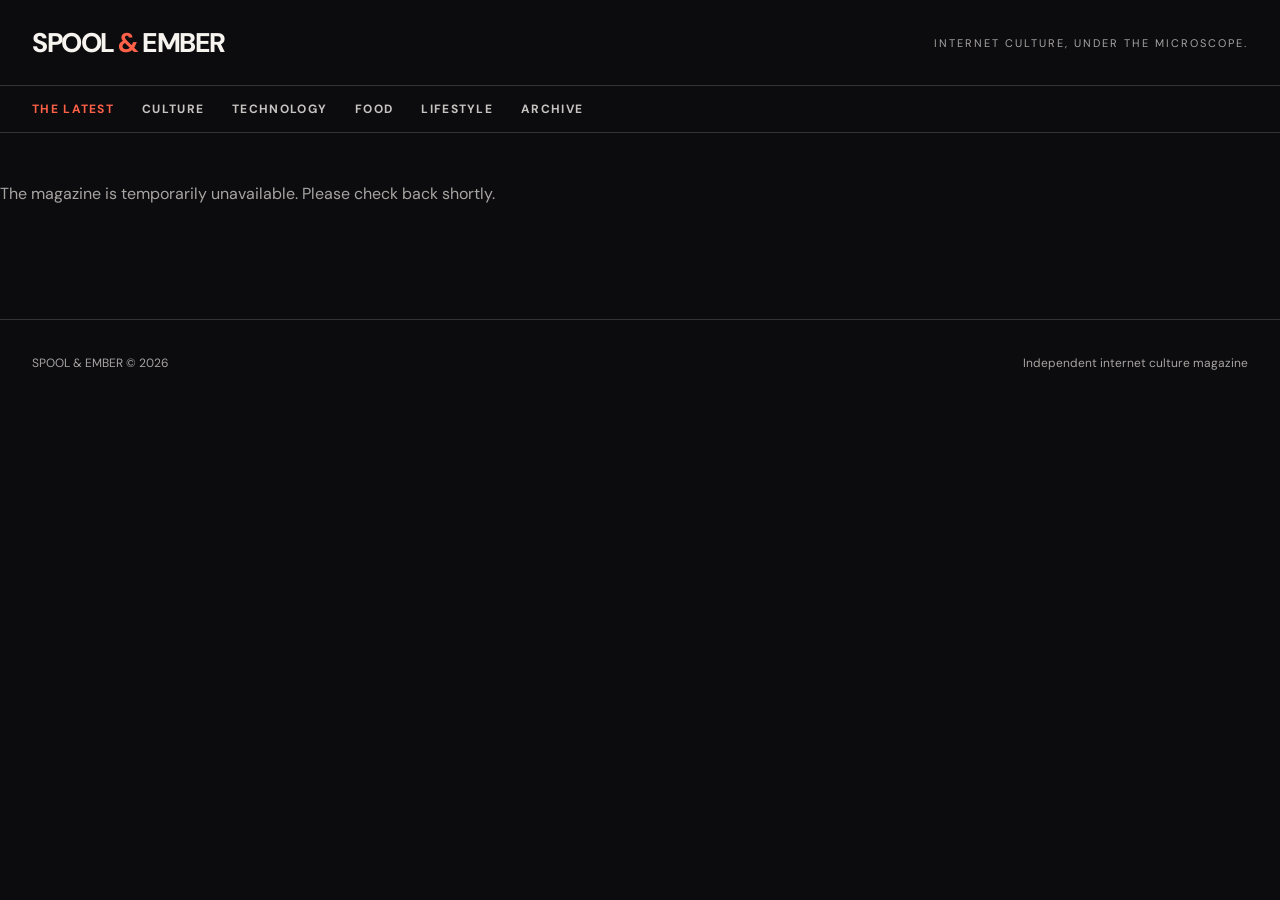
<file: index.html>
<!doctype html><html lang="en"><head><script async src="https://www.googletagmanager.com/gtag/js?id=G-G3P2VDPKQ6"></script><script>window.dataLayer=window.dataLayer||[];function gtag(){dataLayer.push(arguments)}gtag('js',new Date());gtag('config','G-G3P2VDPKQ6',{send_page_view:false});</script><meta charset="utf-8"><meta name="viewport" content="width=device-width,initial-scale=1"><meta name="theme-color" content="#0b0b0d"><title>Spool & Ember | The internet, examined.</title><meta name="description" content="Spool &amp; Ember examines internet culture, trending stories and the conversations behind viral moments."><link rel="canonical" href="https://spoolandember.com/"><meta property="og:type" content="website"><meta property="og:site_name" content="Spool &amp; Ember"><meta property="og:title" content="Spool &amp; Ember | The internet, examined."><meta property="og:description" content="Stories behind the scroll."><meta property="og:url" content="https://spoolandember.com/"><meta name="twitter:card" content="summary"><script type="application/ld+json">{"@context":"https://schema.org","@type":"WebSite","name":"Spool & Ember","url":"https://spoolandember.com/"}</script><style>
@import url('https://fonts.googleapis.com/css2?family=DM+Sans:wght@400;500;600;700;800&family=Playfair+Display:wght@500;600;700&display=swap');
:root{color-scheme:dark;--bg:#0c0c0e;--panel:#17171a;--line:#333337;--text:#f7f4f0;--muted:#a7a4a2;--fire:#ff6048}*{box-sizing:border-box}body{margin:0;background:var(--bg);color:var(--text);font-family:'DM Sans',Arial,sans-serif}a{color:inherit;text-decoration:none}button,select{font:inherit}button{cursor:pointer}.wrap{max-width:1320px;margin:auto;padding:0 32px}.mast{border-bottom:1px solid var(--line)}.mast .wrap{display:flex;align-items:center;justify-content:space-between;gap:20px;padding-top:25px;padding-bottom:25px}.logo{font-size:27px;font-weight:800;letter-spacing:-1.5px;white-space:nowrap}.logo em{color:var(--fire);font-style:normal}.strap{font-size:11px;letter-spacing:2px;color:var(--muted);text-transform:uppercase}.nav{border-bottom:1px solid var(--line)}.nav .wrap{display:flex;align-items:center;gap:28px;overflow-x:auto;padding-top:15px;padding-bottom:15px}.nav button{background:none;border:0;color:#c6c3c1;font-size:12px;font-weight:700;letter-spacing:1.3px;text-transform:uppercase;white-space:nowrap;padding:0}.nav button.active,.nav button:hover{color:var(--fire)}.eyebrow{color:var(--fire);font-weight:800;letter-spacing:2px;font-size:11px;text-transform:uppercase}.intro{padding-top:48px;padding-bottom:32px}.intro h1{font-family:'Playfair Display',Georgia,serif;font-size:clamp(42px,6vw,83px);font-weight:600;letter-spacing:-2.5px;line-height:1.08;margin:12px 0}.intro p{color:var(--muted);max-width:720px;line-height:1.7}.hero{display:grid;grid-template-columns:1.2fr 1fr;min-height:490px;background:#1c1b1d}.visual{background-size:cover;background-position:center;position:relative;min-height:260px}.visual:after{content:'';position:absolute;inset:0;background:linear-gradient(135deg,transparent 40%,#0005)}.hero-copy{padding:clamp(28px,5vw,70px);display:flex;flex-direction:column;justify-content:center}.hero h2{font-family:'Playfair Display',Georgia,serif;font-weight:600;font-size:clamp(35px,4.1vw,61px);line-height:1.12;letter-spacing:-1.3px;margin:20px 0}.summary{line-height:1.65;color:#c6c2c0}.meta{font-size:12px;color:var(--muted);margin-top:18px}.cta{margin-top:30px;display:inline-flex;align-items:center;gap:14px;font-weight:800;font-size:12px;letter-spacing:1px;text-transform:uppercase;color:var(--fire)}.section-head{display:flex;align-items:end;justify-content:space-between;gap:16px;margin:55px 0 22px;border-bottom:1px solid var(--line);padding-bottom:17px}.section-head h2{font-family:'Playfair Display',Georgia,serif;font-size:34px;margin:0}.section-head span{font-size:12px;color:var(--muted)}.stories{display:grid;grid-template-columns:repeat(3,minmax(0,1fr));gap:30px}.story{display:flex;flex-direction:column;gap:10px}.story .visual{aspect-ratio:1.42;min-height:0;transition:filter .2s}.story:hover .visual{filter:brightness(1.15)}.story h3{font-family:'Playfair Display',Georgia,serif;font-size:26px;font-weight:600;line-height:1.2;margin:5px 0}.story p{color:var(--muted);font-size:14px;line-height:1.6;margin:0}.ad{border:1px solid #3d3b3b;color:#7f7c7b;letter-spacing:2px;font-size:10px;text-align:center;padding:28px;margin:45px 0}.footer{border-top:1px solid var(--line);margin-top:65px;padding:35px 0;color:var(--muted);font-size:12px}.footer .wrap{display:flex;justify-content:space-between;gap:20px}.article{max-width:820px;margin:0 auto;padding:65px 24px}.back{color:var(--fire);font-size:12px;font-weight:800;text-transform:uppercase;letter-spacing:1px}.article h1{font-family:'Playfair Display',Georgia,serif;font-size:clamp(40px,6vw,76px);line-height:1.08;letter-spacing:-2px;font-weight:600;margin:16px 0 20px}.article .lead{font-size:20px;color:#ccc8c6;line-height:1.6}.article .visual{height:440px;margin:34px 0 8px}.credit{font-size:11px;color:var(--muted)}.article-body{font-size:17px;line-height:1.9;color:#dedad8}.article-body h2{font-family:'Playfair Display',Georgia,serif;color:white;font-size:30px}.note{border-left:3px solid var(--fire);padding:12px 20px;background:#1c1a1a;color:#c8c3c0;font-size:14px;line-height:1.6}.source{display:inline-block;color:var(--fire);font-weight:800;border-bottom:1px solid var(--fire);margin-top:15px}.empty{padding:50px 0;color:var(--muted)}@media(max-width:800px){.hero{grid-template-columns:1fr}.hero .visual{min-height:330px}.stories{grid-template-columns:repeat(2,1fr)}.strap{display:none}}@media(max-width:540px){.wrap{padding-left:19px;padding-right:19px}.stories{grid-template-columns:1fr}.intro{padding-top:32px}.hero .visual{min-height:250px}.article .visual{height:260px}.footer .wrap{flex-direction:column}}
.editorial-visual{min-height:180px;background:radial-gradient(ellipse at 20% 20%,#864034 0%,#2b1c20 45%,#111114 95%);display:flex;flex-direction:column;align-items:center;justify-content:center;padding:18px;text-align:center;gap:12px}.editorial-visual span{font-size:11px;text-transform:uppercase;letter-spacing:3px;color:#e4b6a9}.editorial-visual strong{font-size:clamp(23px,4vw,54px);letter-spacing:-1.3px;z-index:1}.editorial-visual em{color:var(--fire);font-style:normal}.story .editorial-visual{min-height:0}.story .editorial-visual strong{font-size:24px}.article-body a{color:var(--fire);text-decoration:underline;overflow-wrap:anywhere}.source-list li{margin-bottom:10px}</style></head><body><header class="mast"><div class="wrap"><a href="#" class="logo">SPOOL <em>&</em> EMBER</a><span class="strap">Internet culture, under the microscope.</span></div></header><nav class="nav"><div class="wrap" id="nav"><button data-filter="All" class="active">The Latest</button><button data-filter="Culture">Culture</button><button data-filter="Technology">Technology</button><button data-filter="Food">Food</button><button data-filter="Lifestyle">Lifestyle</button><button data-filter="Archive">Archive</button></div></nav><main id="app"><div class="wrap intro"><h1>The internet, examined.</h1><p>Stories behind the scroll. A fresh perspective on the moments moving online culture.</p></div></main><footer class="footer"><div class="wrap"><span>SPOOL & EMBER © 2026</span><span>Independent internet culture magazine</span></div></footer><script>
const $=s=>document.querySelector(s);
const db='https://zukrfvefqtfuwsoygysx.supabase.co';
const key='sb_publishable_le9NDP8ZVLCJF42DAWwK0g_wr62CrfB';
let posts=[],filter='All';
const esc=s=>String(s??'').replace(/[&<>"']/g,c=>({'&':'&amp;','<':'&lt;','>':'&gt;','"':'&quot;',"'":'&#39;'}[c]));
const safeUrl=value=>{try{const u=new URL(value);return u.protocol==='https:'&&!u.username&&!u.password?u.href:''}catch{return ''}};
const fmtDate=value=>new Date(value).toLocaleDateString('en-US',{month:'long',day:'numeric',year:'numeric'});
const inArchive=p=>{const age=Date.now()-Date.parse(p.published_at);return Number.isFinite(age)&&age>=0&&age<7*86400000};
function visual(p){return '<div class="visual editorial-visual"><span>'+esc(p.category)+'</span><strong>SPOOL <em>&amp;</em> EMBER</strong></div>'}
function card(p){return '<a class="story" href="#story/'+esc(p.slug)+'">'+visual(p)+'<div class="eyebrow">'+esc(p.category)+' · Editorial</div><h3>'+esc(p.headline)+'</h3><p>'+esc(p.excerpt)+'</p><div class="meta">'+esc(fmtDate(p.published_at))+' · Read story ↗</div></a>'}
function home(){const list=filter==='All'?posts:filter==='Archive'?posts.filter(inArchive):posts.filter(p=>p.category===filter);const hero=list[0];const heading=filter==='All'?'The internet, examined.':filter==='Archive'?'The archive.':filter+'.';const intro='<section class="intro"><div class="eyebrow">Spool &amp; Ember / Digital Edition</div><h1>'+esc(heading)+'</h1><p>Behind every viral moment, there’s a bigger conversation. We follow the stories behind the scroll.</p></section>';
if(!hero){$('#app').innerHTML='<div class="wrap">'+intro+'<div class="empty">No published stories in this section yet. Check back soon.</div></div>';return}
$('#app').innerHTML='<div class="wrap">'+intro+'<a href="#story/'+esc(hero.slug)+'" class="hero">'+visual(hero)+'<div class="hero-copy"><div class="eyebrow">The lead story · '+esc(hero.category)+'</div><h2>'+esc(hero.headline)+'</h2><p class="summary">'+esc(hero.excerpt)+'</p><div class="meta">'+esc(fmtDate(hero.published_at))+'</div><span class="cta">Explore the story →</span></div></a>'+(list.length>1?'<div class="section-head"><h2>Worth a closer look</h2><span>'+list.length+' stories</span></div><section class="stories">'+list.slice(1).map(card).join('')+'</section>':'')+'<div class="ad">ADVERTISEMENT · RESERVED SPACE</div></div>'}
function inlineLinks(text){let out='',offset=0;for(const m of String(text).matchAll(/\[([^\]\n]+)\]\((https:\/\/[^\s)]+)\)/g)){out+=esc(text.slice(offset,m.index));const url=safeUrl(m[2]);out+=url?'<a href="'+esc(url)+'" target="_blank" rel="noopener noreferrer">'+esc(m[1])+'</a>':esc(m[0]);offset=m.index+m[0].length}return out+esc(text.slice(offset))}
function article(p){const body=String(p.body||'').split(/\n\s*\n/).filter(x=>x.trim()).map(x=>'<p>'+inlineLinks(x.trim()).replace(/\n/g,'<br>')+'</p>').join('');const sources=(Array.isArray(p.sources)?p.sources:[]).filter(s=>safeUrl(s.url)).map(s=>'<li><a href="'+esc(safeUrl(s.url))+'" target="_blank" rel="noopener noreferrer">'+esc(s.title||'Source')+' ↗</a></li>').join('');$('#app').innerHTML='<article class="article"><a class="back" href="#">← Back to the magazine</a><div class="eyebrow" style="margin-top:45px">'+esc(p.category)+' / Editorial</div><h1>'+esc(p.headline)+'</h1><p class="lead">'+esc(p.excerpt)+'</p><div class="meta">Spool &amp; Ember · '+esc(fmtDate(p.published_at))+'</div>'+visual(p)+'<div class="article-body">'+body+(sources?'<h2>Sources</h2><ul class="source-list">'+sources+'</ul>':'')+'</div></article>'}
let lastTrackedPage=null;
function trackPublicPage(p){const page=p?'/#story/'+p.slug:'/';if(lastTrackedPage===page)return;const previous=lastTrackedPage;lastTrackedPage=page;document.title=p?p.headline+' | Spool & Ember':'Spool & Ember | The internet, examined.';const params={page_location:location.origin+page,page_title:document.title};if(previous)params.page_referrer=location.origin+previous;gtag('event','page_view',params);if(p)gtag('event','article_view',{article_slug:p.slug,article_title:p.headline,article_category:p.category});}
function route(){const m=location.hash.match(/^#story\/([a-z0-9-]+)$/);if(m){const p=posts.find(x=>x.slug===m[1]);if(p){article(p);trackPublicPage(p);}else $('#app').innerHTML='<div class="wrap empty"><p>This article is not available.</p><a class="back" href="#">← Back to the magazine</a></div>'}else {home();trackPublicPage(null);}window.scrollTo(0,0)}
$('#nav').addEventListener('click',e=>{const b=e.target.closest('button[data-filter]');if(!b)return;filter=b.dataset.filter;document.querySelectorAll('#nav button').forEach(x=>x.classList.toggle('active',x===b));location.hash='';home();window.scrollTo(0,0)});
window.addEventListener('hashchange',route);
async function load(){try{const r=await fetch(db+'/rest/v1/published_articles?select=slug,headline,excerpt,body,category,sources,published_at&order=published_at.desc&limit=100',{headers:{apikey:key,Accept:'application/json'},cache:'no-store',redirect:'error'});if(!r.ok)throw Error(r.status);const data=await r.json();if(!Array.isArray(data))throw Error('Invalid feed');posts=data.filter(p=>/^[a-z0-9-]+$/.test(p.slug));route()}catch{$('#app').innerHTML='<div class="wrap empty">The magazine is temporarily unavailable. Please check back shortly.</div>'}}
load();
</script></body></html>
</file>
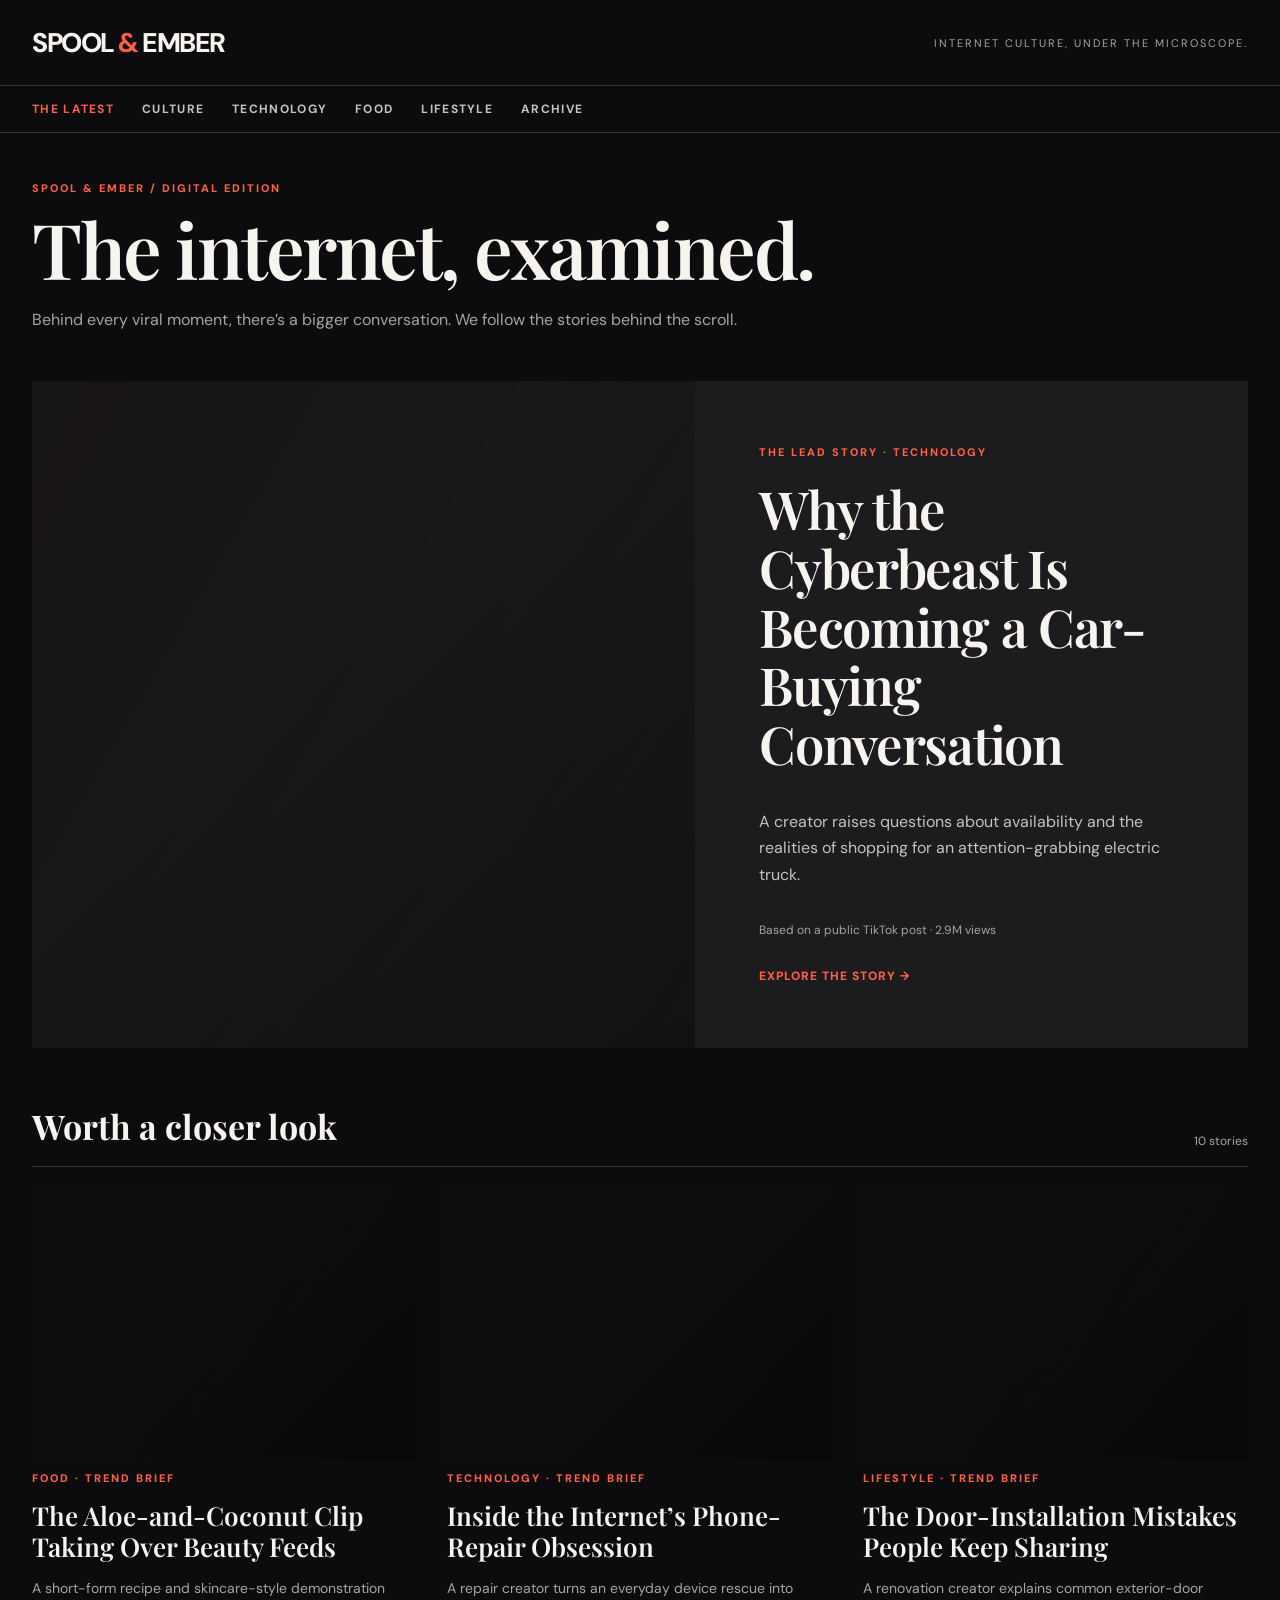
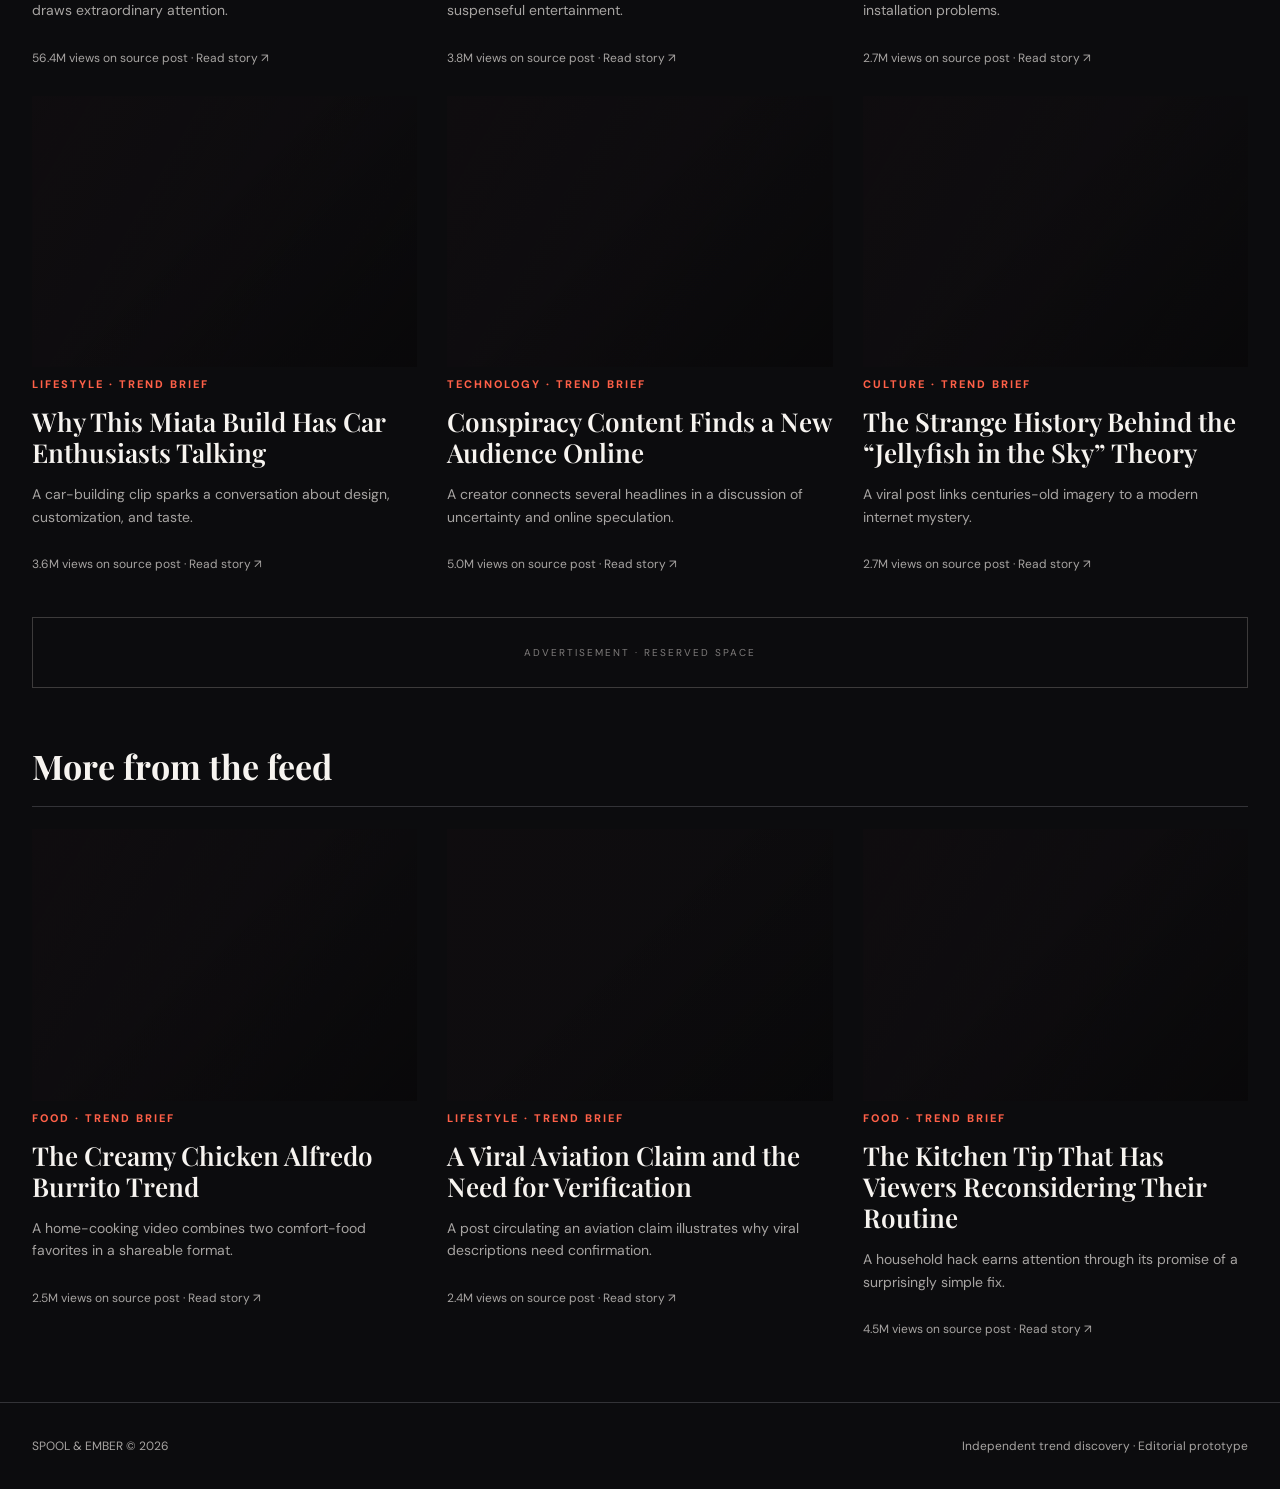
<file: index-2.html>
<!doctype html><html lang="en"><head><meta charset="utf-8"><meta name="viewport" content="width=device-width,initial-scale=1"><meta name="theme-color" content="#0b0b0d"><title>Spool & Ember | The internet, examined.</title><style>
@import url('https://fonts.googleapis.com/css2?family=DM+Sans:wght@400;500;600;700;800&family=Playfair+Display:wght@500;600;700&display=swap');
:root{color-scheme:dark;--bg:#0c0c0e;--panel:#17171a;--line:#333337;--text:#f7f4f0;--muted:#a7a4a2;--fire:#ff6048}*{box-sizing:border-box}body{margin:0;background:var(--bg);color:var(--text);font-family:'DM Sans',Arial,sans-serif}a{color:inherit;text-decoration:none}button,select{font:inherit}button{cursor:pointer}.wrap{max-width:1320px;margin:auto;padding:0 32px}.mast{border-bottom:1px solid var(--line)}.mast .wrap{display:flex;align-items:center;justify-content:space-between;gap:20px;padding-top:25px;padding-bottom:25px}.logo{font-size:27px;font-weight:800;letter-spacing:-1.5px;white-space:nowrap}.logo em{color:var(--fire);font-style:normal}.strap{font-size:11px;letter-spacing:2px;color:var(--muted);text-transform:uppercase}.nav{border-bottom:1px solid var(--line)}.nav .wrap{display:flex;align-items:center;gap:28px;overflow-x:auto;padding-top:15px;padding-bottom:15px}.nav button{background:none;border:0;color:#c6c3c1;font-size:12px;font-weight:700;letter-spacing:1.3px;text-transform:uppercase;white-space:nowrap;padding:0}.nav button.active,.nav button:hover{color:var(--fire)}.eyebrow{color:var(--fire);font-weight:800;letter-spacing:2px;font-size:11px;text-transform:uppercase}.intro{padding-top:48px;padding-bottom:32px}.intro h1{font-family:'Playfair Display',Georgia,serif;font-size:clamp(42px,6vw,83px);font-weight:600;letter-spacing:-2.5px;line-height:1.08;margin:12px 0}.intro p{color:var(--muted);max-width:720px;line-height:1.7}.hero{display:grid;grid-template-columns:1.2fr 1fr;min-height:490px;background:#1c1b1d}.visual{background-size:cover;background-position:center;position:relative;min-height:260px}.visual:after{content:'';position:absolute;inset:0;background:linear-gradient(135deg,transparent 40%,#0005)}.hero-copy{padding:clamp(28px,5vw,70px);display:flex;flex-direction:column;justify-content:center}.hero h2{font-family:'Playfair Display',Georgia,serif;font-weight:600;font-size:clamp(35px,4.1vw,61px);line-height:1.12;letter-spacing:-1.3px;margin:20px 0}.summary{line-height:1.65;color:#c6c2c0}.meta{font-size:12px;color:var(--muted);margin-top:18px}.cta{margin-top:30px;display:inline-flex;align-items:center;gap:14px;font-weight:800;font-size:12px;letter-spacing:1px;text-transform:uppercase;color:var(--fire)}.section-head{display:flex;align-items:end;justify-content:space-between;gap:16px;margin:55px 0 22px;border-bottom:1px solid var(--line);padding-bottom:17px}.section-head h2{font-family:'Playfair Display',Georgia,serif;font-size:34px;margin:0}.section-head span{font-size:12px;color:var(--muted)}.stories{display:grid;grid-template-columns:repeat(3,minmax(0,1fr));gap:30px}.story{display:flex;flex-direction:column;gap:10px}.story .visual{aspect-ratio:1.42;min-height:0;transition:filter .2s}.story:hover .visual{filter:brightness(1.15)}.story h3{font-family:'Playfair Display',Georgia,serif;font-size:26px;font-weight:600;line-height:1.2;margin:5px 0}.story p{color:var(--muted);font-size:14px;line-height:1.6;margin:0}.ad{border:1px solid #3d3b3b;color:#7f7c7b;letter-spacing:2px;font-size:10px;text-align:center;padding:28px;margin:45px 0}.footer{border-top:1px solid var(--line);margin-top:65px;padding:35px 0;color:var(--muted);font-size:12px}.footer .wrap{display:flex;justify-content:space-between;gap:20px}.article{max-width:820px;margin:0 auto;padding:65px 24px}.back{color:var(--fire);font-size:12px;font-weight:800;text-transform:uppercase;letter-spacing:1px}.article h1{font-family:'Playfair Display',Georgia,serif;font-size:clamp(40px,6vw,76px);line-height:1.08;letter-spacing:-2px;font-weight:600;margin:16px 0 20px}.article .lead{font-size:20px;color:#ccc8c6;line-height:1.6}.article .visual{height:440px;margin:34px 0 8px}.credit{font-size:11px;color:var(--muted)}.article-body{font-size:17px;line-height:1.9;color:#dedad8}.article-body h2{font-family:'Playfair Display',Georgia,serif;color:white;font-size:30px}.note{border-left:3px solid var(--fire);padding:12px 20px;background:#1c1a1a;color:#c8c3c0;font-size:14px;line-height:1.6}.source{display:inline-block;color:var(--fire);font-weight:800;border-bottom:1px solid var(--fire);margin-top:15px}.empty{padding:50px 0;color:var(--muted)}@media(max-width:800px){.hero{grid-template-columns:1fr}.hero .visual{min-height:330px}.stories{grid-template-columns:repeat(2,1fr)}.strap{display:none}}@media(max-width:540px){.wrap{padding-left:19px;padding-right:19px}.stories{grid-template-columns:1fr}.intro{padding-top:32px}.hero .visual{min-height:250px}.article .visual{height:260px}.footer .wrap{flex-direction:column}}
</style></head><body><header class="mast"><div class="wrap"><a href="#" class="logo">SPOOL <em>&</em> EMBER</a><span class="strap">Internet culture, under the microscope.</span></div></header><nav class="nav"><div class="wrap" id="nav"><button data-filter="All" class="active">The Latest</button><button data-filter="Culture">Culture</button><button data-filter="Technology">Technology</button><button data-filter="Food">Food</button><button data-filter="Lifestyle">Lifestyle</button><button data-filter="Archive">Archive</button></div></nav><main id="app"><div class="wrap intro"><h1>The internet, examined.</h1><p>Stories behind the scroll. A fresh perspective on the moments moving online culture.</p></div></main><footer class="footer"><div class="wrap"><span>SPOOL & EMBER © 2026</span><span>Independent trend discovery · Editorial prototype</span></div></footer><script>
const $=s=>document.querySelector(s);let posts=[],filter='All';const esc=s=>String(s??'').replace(/[&<>"']/g,c=>({'&':'&amp;','<':'&lt;','>':'&gt;','"':'&quot;',"'":'&#39;'}[c]));const fmt=n=>n>=1e6?(n/1e6).toFixed(1)+'M':n>=1e3?(n/1e3).toFixed(1)+'K':String(n);const img=p=>`background-image:linear-gradient(120deg,#120d1080,#120d101a),url('${p.image}')`;function card(p){return `<a class="story" href="#story/${p.slug}"><div class="visual" style="${img(p)}"></div><div class="eyebrow">${esc(p.category)} · Trend brief</div><h3>${esc(p.headline)}</h3><p>${esc(p.excerpt)}</p><div class="meta">${fmt(p.views)} views on source post · Read story ↗</div></a>`}function home(){let list=filter==='All'||filter==='Archive'?posts:posts.filter(p=>p.category===filter);let hero=list[0];if(!hero){$('#app').innerHTML='<div class="wrap empty">No stories in this section yet.</div>';return}$('#app').innerHTML=`<div class="wrap"><section class="intro"><div class="eyebrow">Spool & Ember / Digital Edition</div><h1>${filter==='All'?'The internet, examined.':filter==='Archive'?'The archive.':esc(filter)+'.'}</h1><p>Behind every viral moment, there’s a bigger conversation. We follow the stories behind the scroll.</p></section><a href="#story/${hero.slug}" class="hero"><div class="visual" style="${img(hero)}"></div><div class="hero-copy"><div class="eyebrow">The lead story · ${esc(hero.category)}</div><h2>${esc(hero.headline)}</h2><p class="summary">${esc(hero.excerpt)}</p><div class="meta">Based on a public TikTok post · ${fmt(hero.views)} views</div><span class="cta">Explore the story →</span></div></a><div class="section-head"><h2>Worth a closer look</h2><span>${list.length} stories</span></div><section class="stories">${list.slice(1,7).map(card).join('')}</section><div class="ad">ADVERTISEMENT · RESERVED SPACE</div>${list.length>7?`<div class="section-head"><h2>More from the feed</h2></div><section class="stories">${list.slice(7).map(card).join('')}</section>`:''}</div>`}function article(p){$('#app').innerHTML=`<article class="article"><a class="back" href="#">← Back to the magazine</a><div class="eyebrow" style="margin-top:45px">${esc(p.category)} / Trend brief</div><h1>${esc(p.headline)}</h1><p class="lead">${esc(p.excerpt)}</p><div class="meta">Spool & Ember editorial preview · Source post: ${fmt(p.views)} views</div><div class="visual" style="${img(p)}"></div><div class="credit">Illustrative stock photography, not an image from the source video.</div><div class="article-body"><p>${esc(p.excerpt)} The original video was shared by ${esc(p.creator)} (@${esc(p.username)}), and has attracted approximately ${fmt(p.views)} views and ${fmt(p.likes)} likes according to the imported dataset.</p><h2>What sparked the conversation?</h2><p>The post's original caption reads: “${esc(p.description)}”</p><h2>What we know so far</h2><p>Our source dataset confirms that this public post was collected and provides engagement figures. It does not independently establish the accuracy of claims made in the video. Further reporting, corroboration and context are required before publishing a definitive news article.</p><div class="note"><strong>Editorial status:</strong> This is a working trend brief generated from imported source metadata, not a fully reported or fact-checked article.</div><a class="source" href="${esc(p.url)}" target="_blank" rel="noopener noreferrer">View original TikTok source ↗</a></div></article>`}function route(){let m=location.hash.match(/^#story\/(\d+)$/);if(m){let p=posts.find(x=>x.slug===m[1]);if(p)article(p);else home()}else home();window.scrollTo(0,0)}$('#nav').addEventListener('click',e=>{let b=e.target.closest('button[data-filter]');if(!b)return;filter=b.dataset.filter;document.querySelectorAll('#nav button').forEach(x=>x.classList.toggle('active',x===b));location.hash='';home();window.scrollTo(0,0)});window.addEventListener('hashchange',route);fetch('./feed.json').then(r=>{if(!r.ok)throw Error(r.status);return r.json()}).then(data=>{posts=data;route()}).catch(()=>{$('#app').innerHTML='<div class="wrap empty">Could not load feed.json. Publish the folder to a static web host or run a local web server.</div>'});
</script></body></html>
</file>
